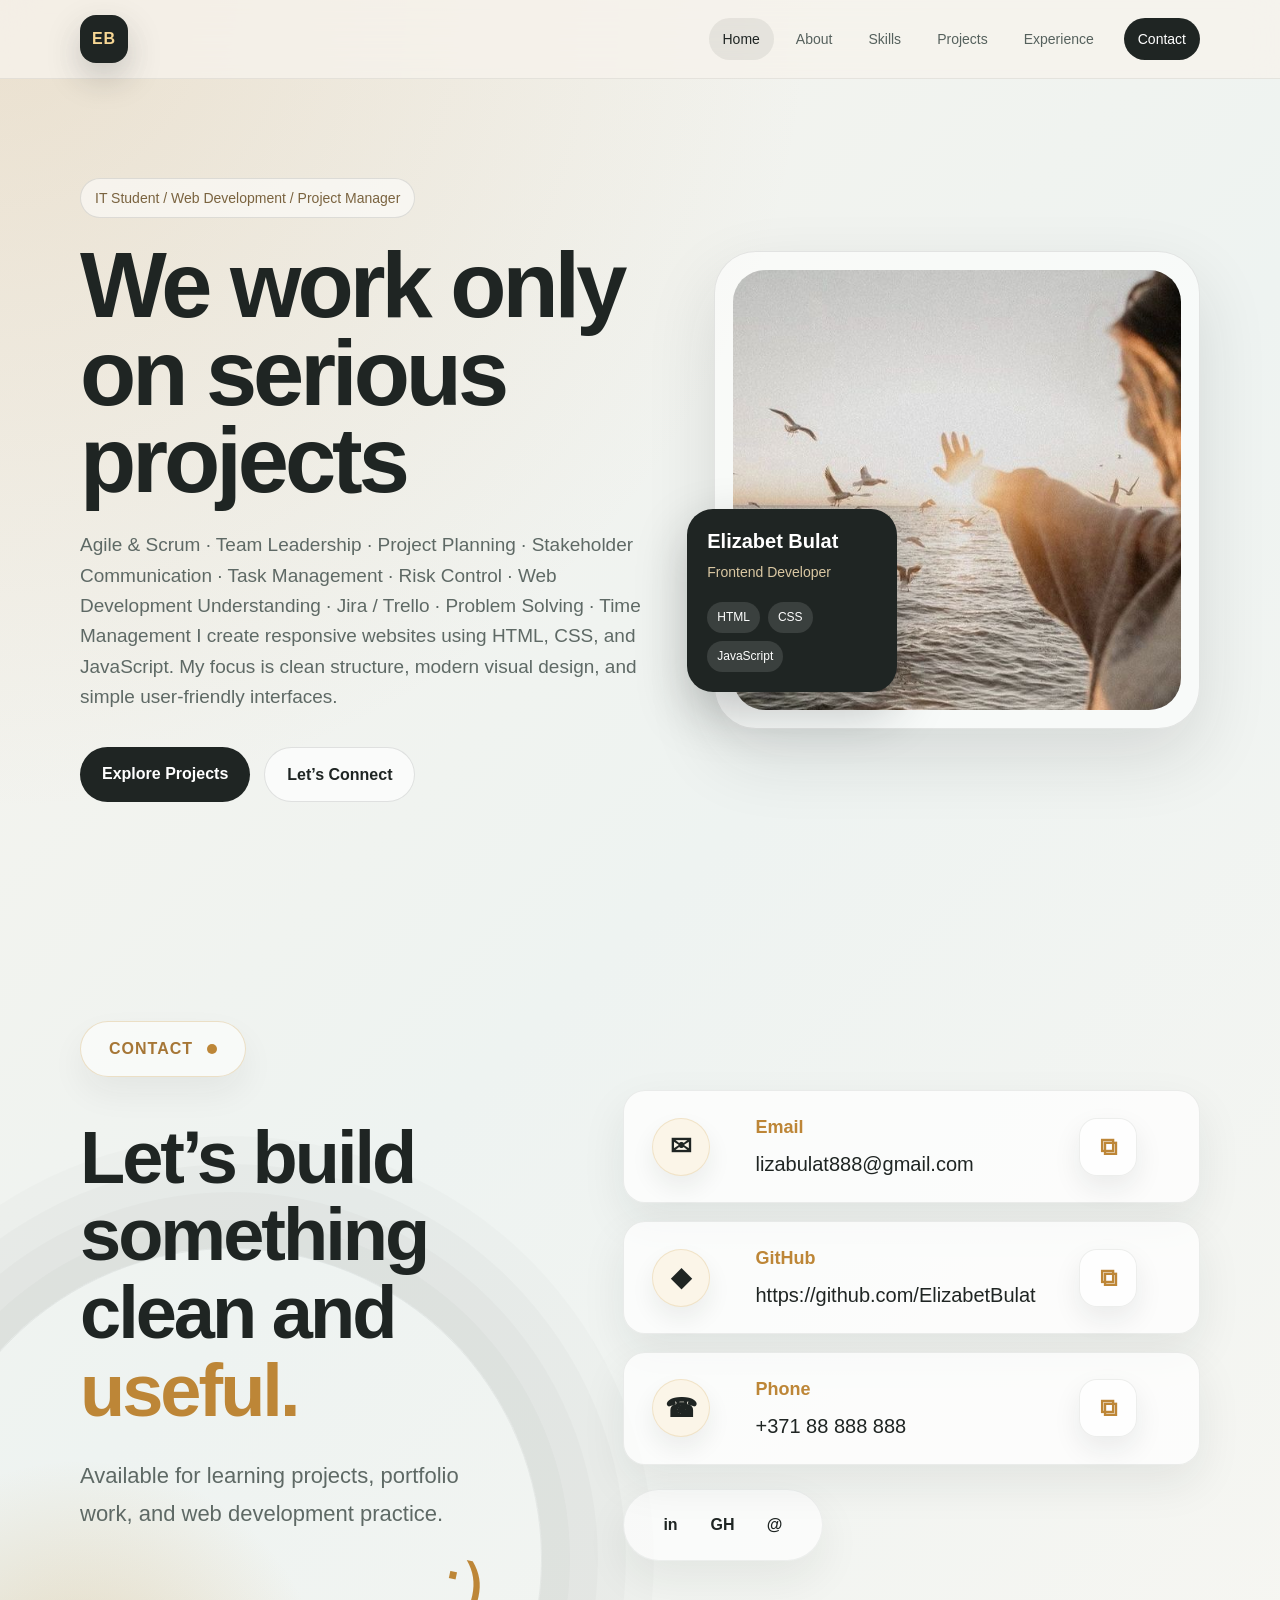
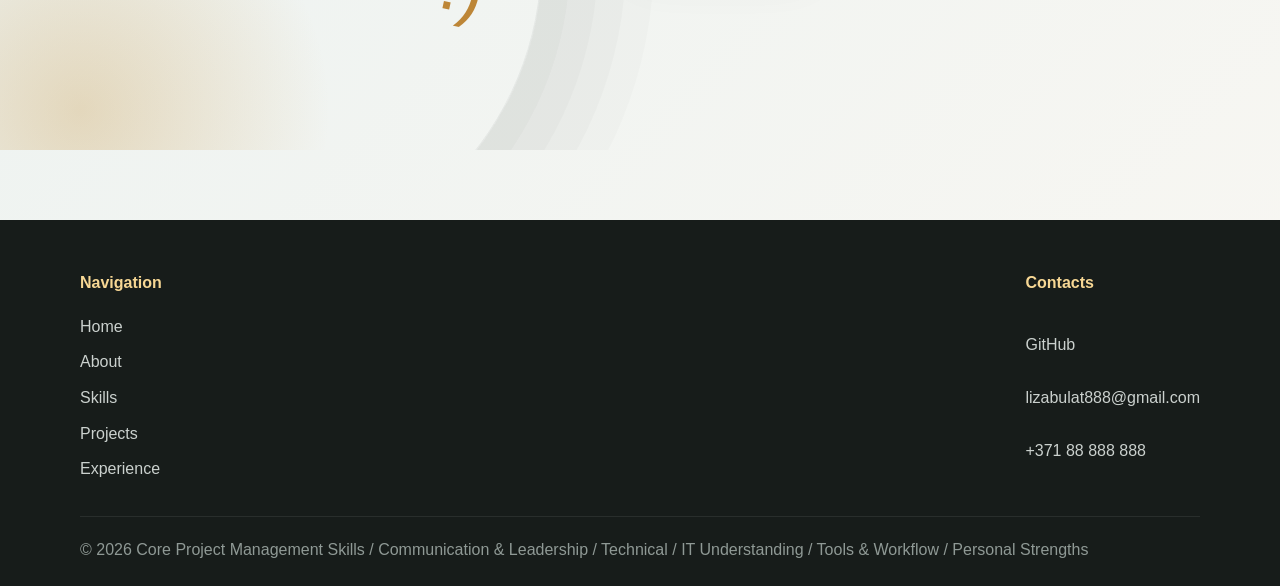
<file: index.html>
<!DOCTYPE html>
<html lang="en">
<head>
    <meta charset="UTF-8">
    <meta name="viewport" content="width=device-width, initial-scale=1.0">
    <title>Elizabet Bulat | Portfolio</title>
    <link rel="stylesheet" href="style.css">
</head>
<body>

<script src="nav.js"></script>

<header class="site-header">
    <div class="container header-inner">
        <a href="index.html" class="logo">
            <span class="logo-mark">EB</span>
        </a>

        <nav class="main-nav">
            <a href="index.html" class="nav-link">Home</a>
            <a href="about.html" class="nav-link">About</a>
            <a href="skill.html" class="nav-link">Skills</a>
            <a href="project.html" class="nav-link">Projects</a>
            <a href="experience.html" class="nav-link">Experience</a>
            <a href="index.html#contact" class="nav-link nav-contact">Contact</a>
        </nav>
    </div>
</header>

<section class="hero">
    <div class="container hero-grid">
        <div class="hero-left">
            <span class="hero-kicker">IT Student / Web Development / Project Manager</span>
            <h1>We work only on serious projects</h1>
            <p class="hero-text">
                Agile & Scrum · Team Leadership · Project Planning · Stakeholder Communication · Task Management · Risk Control · Web Development Understanding · Jira / Trello · Problem Solving · Time Management
                I create responsive websites using HTML, CSS, and JavaScript.
                My focus is clean structure, modern visual design, and simple user-friendly interfaces.
            </p>

            <div class="hero-buttons">
                <a href="project.html" class="btn">Explore Projects</a>
                <a href="#contact" class="btn btn-outline">Let’s Connect</a>
            </div>
        </div>

        <div class="hero-right">
            <div class="hero-card">
                <div class="hero-photo">
                    <img src="bulat.jpg" alt="Elizabet Bulat">
                </div>

                <div class="student-badge">
                    <h3>Elizabet Bulat</h3>
                    <p>Frontend Developer</p>

                    <div class="mini-stack">
                        <span>HTML</span>
                        <span>CSS</span>
                        <span>JavaScript</span>
                     
                    </div>
                </div>
            </div>
        </div>
    </div>
</section>

<section id="contact" class="contact section">
    <div class="container contact-layout">

        <div class="contact-left">
            <span class="contact-pill">Contact</span>

            <h2>
                Let’s build something
                <br>
                clean and <span>useful.</span>
            </h2>

            <p>
                Available for learning projects, portfolio work,
                and web development practice.
            </p>

            <div class="contact-arrow">:)</div>
        </div>

        <div class="contact-right">
            <div class="contact-card">
                <p>Email: lizabulat888@gmail.com</p>
                <p>GitHub: https://github.com/ElizabetBulat</p>
                <p>Phone: +371 88 888 888</p>
            </div>

            <div class="contact-socials">
                <a href="#">in</a>
                <a href="https://github.com/ElizabetBulat" target="_blank">GH</a>
                <a href="mailto:lizabulat888@gmail.com">@</a>
            </div>
        </div>

    </div>
</section>

<div id="footer-placeholder"></div>
<script src="footer.js"></script>
<script src="contact.js"></script>

</body>
</html>
</file>
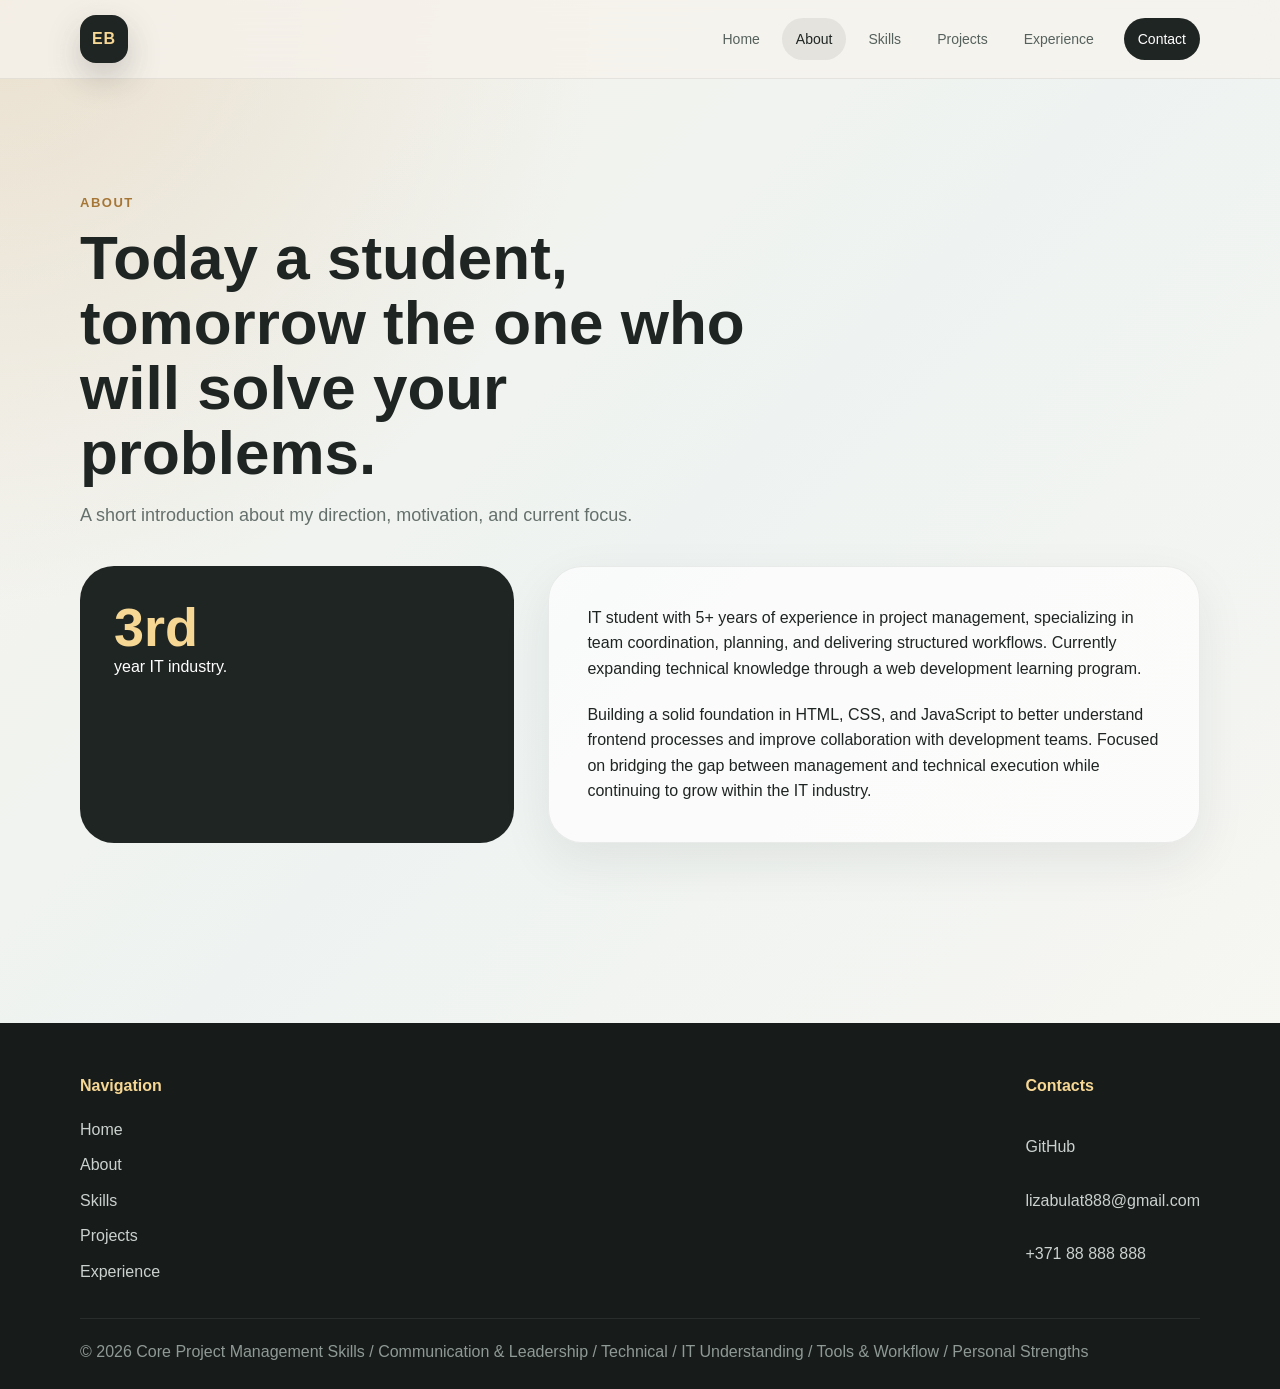
<file: about.html>
<!DOCTYPE html>
<html lang="en">
<head>
    <meta charset="UTF-8">
    <meta name="viewport" content="width=device-width, initial-scale=1.0">
    <title>Elizabet Bulat | About</title>
    <link rel="stylesheet" href="style.css">
</head>
<body>

<script src="nav.js"></script>

<header class="site-header">
    <div class="container header-inner">
        <a href="index.html" class="logo">
            <span class="logo-mark">EB</span>
        </a>

        <nav class="main-nav">
            <a href="index.html" class="nav-link">Home</a>
            <a href="about.html" class="nav-link">About</a>
            <a href="skill.html" class="nav-link">Skills</a>
            <a href="project.html" class="nav-link">Projects</a>
            <a href="experience.html" class="nav-link">Experience</a>
            <a href="index.html#contact" class="nav-link nav-contact">Contact</a>
        </nav>
    </div>
</header>

<section id="about" class="about section">
    <div class="container">
        <div class="section-title">
            <span>About</span>
            <h2>Today a student, tomorrow the one who will solve your problems.</h2>
            <p>A short introduction about my direction, motivation, and current focus.</p>
        </div>

        <div class="about-layout">
            <div class="about-note">
                <strong>3rd</strong>
                <p>year IT industry.</p>
            </div>

            <div class="about-card">
                <p>
                    IT student with 5+ years of experience in project management, specializing in team coordination, planning, and delivering structured workflows. Currently expanding technical knowledge through a web development learning program.
                </p>

                <p>
                    Building a solid foundation in HTML, CSS, and JavaScript to better understand frontend processes and improve collaboration with development teams. Focused on bridging the gap between management and technical execution while continuing to grow within the IT industry.
                </p>
            </div>
        </div>
    </div>
</section>

<div id="footer-placeholder"></div>
<script src="footer.js"></script>
<script src="contact.js"></script>

</body>
</html>
</file>
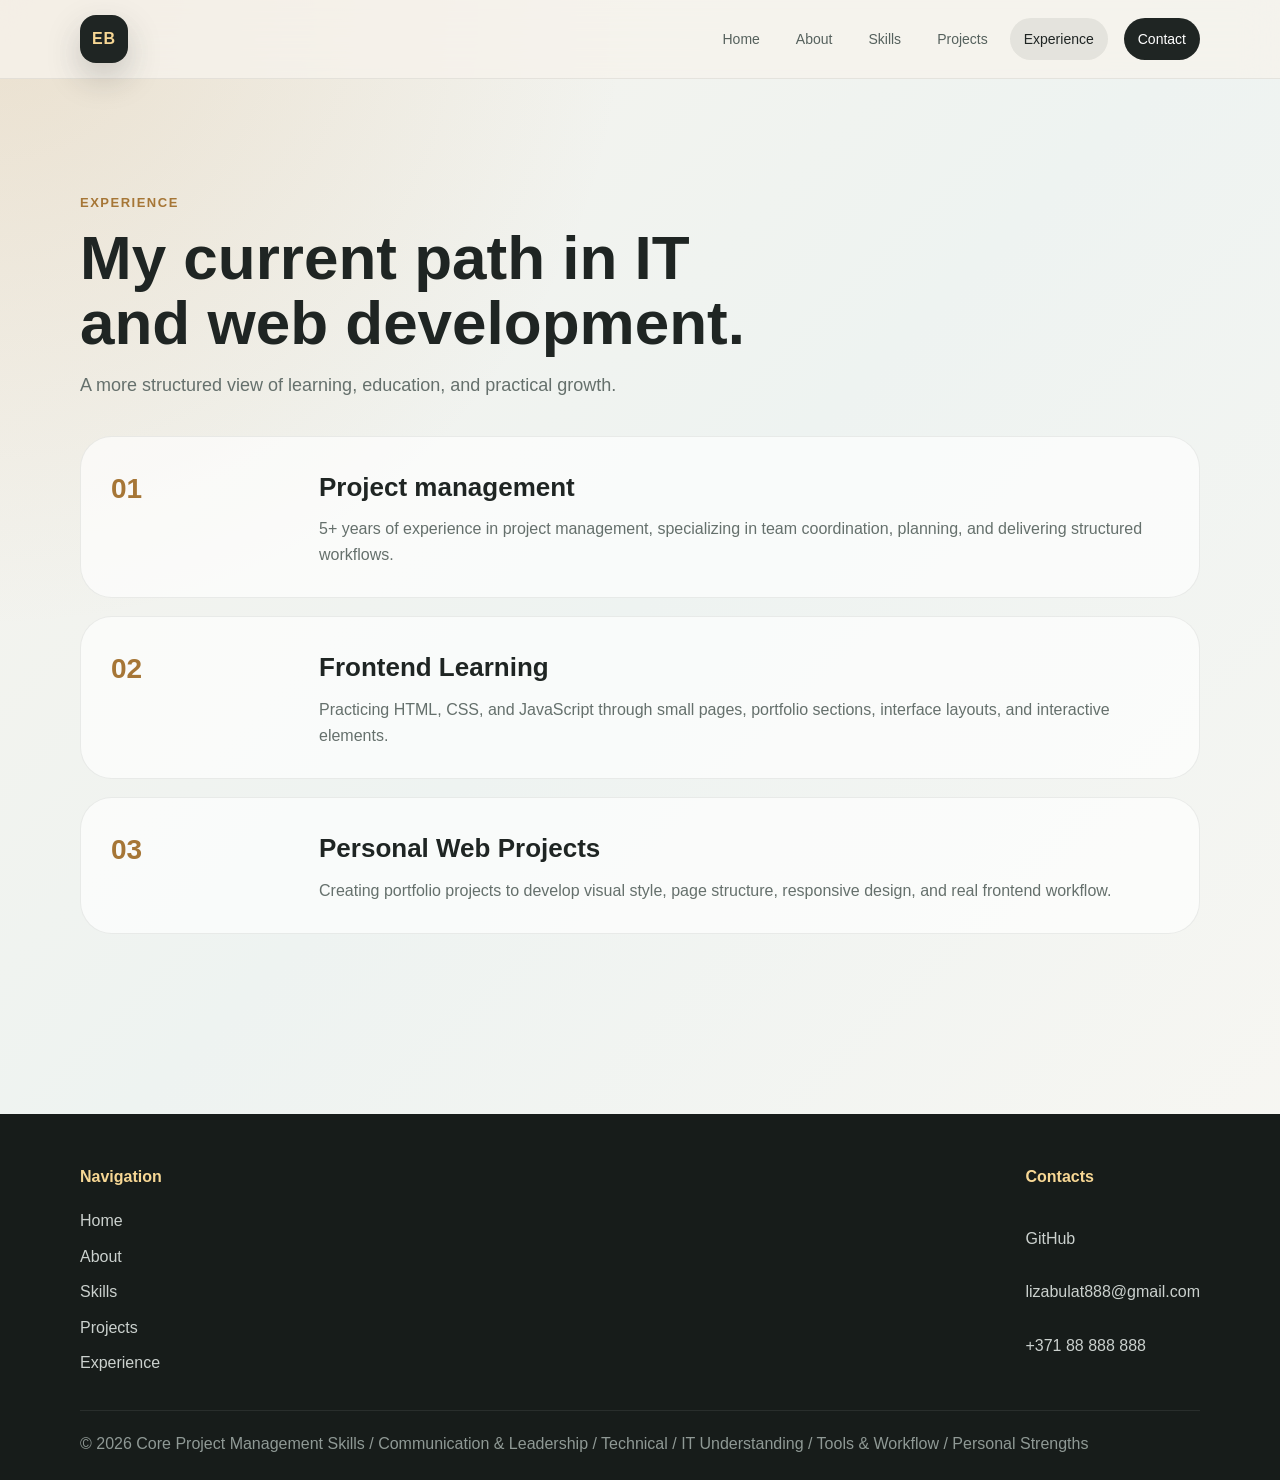
<file: experience.html>
<!DOCTYPE html>
<html lang="en">
<head>
    <meta charset="UTF-8">
    <meta name="viewport" content="width=device-width, initial-scale=1.0">
    <title>Elizabet Bulat | Experience</title>
    <link rel="stylesheet" href="style.css">
</head>
<body>

<script src="nav.js"></script>

<header class="site-header">
    <div class="container header-inner">
        <a href="index.html" class="logo">
            <span class="logo-mark">EB</span>
        </a>

        <nav class="main-nav">
            <a href="index.html" class="nav-link">Home</a>
            <a href="about.html" class="nav-link">About</a>
            <a href="skill.html" class="nav-link">Skills</a>
            <a href="project.html" class="nav-link">Projects</a>
            <a href="experience.html" class="nav-link">Experience</a>
            <a href="index.html#contact" class="nav-link nav-contact">Contact</a>
        </nav>
    </div>
</header>

<section id="experience" class="experience section">
    <div class="container">
        <div class="section-title">
            <span>Experience</span>
            <h2>My current path in IT and web development.</h2>
            <p>A more structured view of learning, education, and practical growth.</p>
        </div>

        <div class="experience-board">
            <div class="experience-item">
                <div class="exp-year">01</div>
                <div>
                    <h3>Project management</h3>
                    <p>
                        5+ years of experience in project management, specializing in team coordination, planning, and delivering structured workflows.
                    </p>
                </div>
            </div>

            <div class="experience-item">
                <div class="exp-year">02</div>
                <div>
                    <h3>Frontend Learning</h3>
                    <p>
                        Practicing HTML, CSS, and JavaScript through small pages, portfolio sections, interface layouts, and interactive elements.
                    </p>
                </div>
            </div>

            <div class="experience-item">
                <div class="exp-year">03</div>
                <div>
                    <h3>Personal Web Projects</h3>
                    <p>
                        Creating portfolio projects to develop visual style, page structure, responsive design, and real frontend workflow.
                    </p>
                </div>
            </div>
        </div>
    </div>
</section>


<div id="footer-placeholder"></div>
<script src="footer.js"></script>
<script src="contact.js"></script>

</body>
</html>
</file>
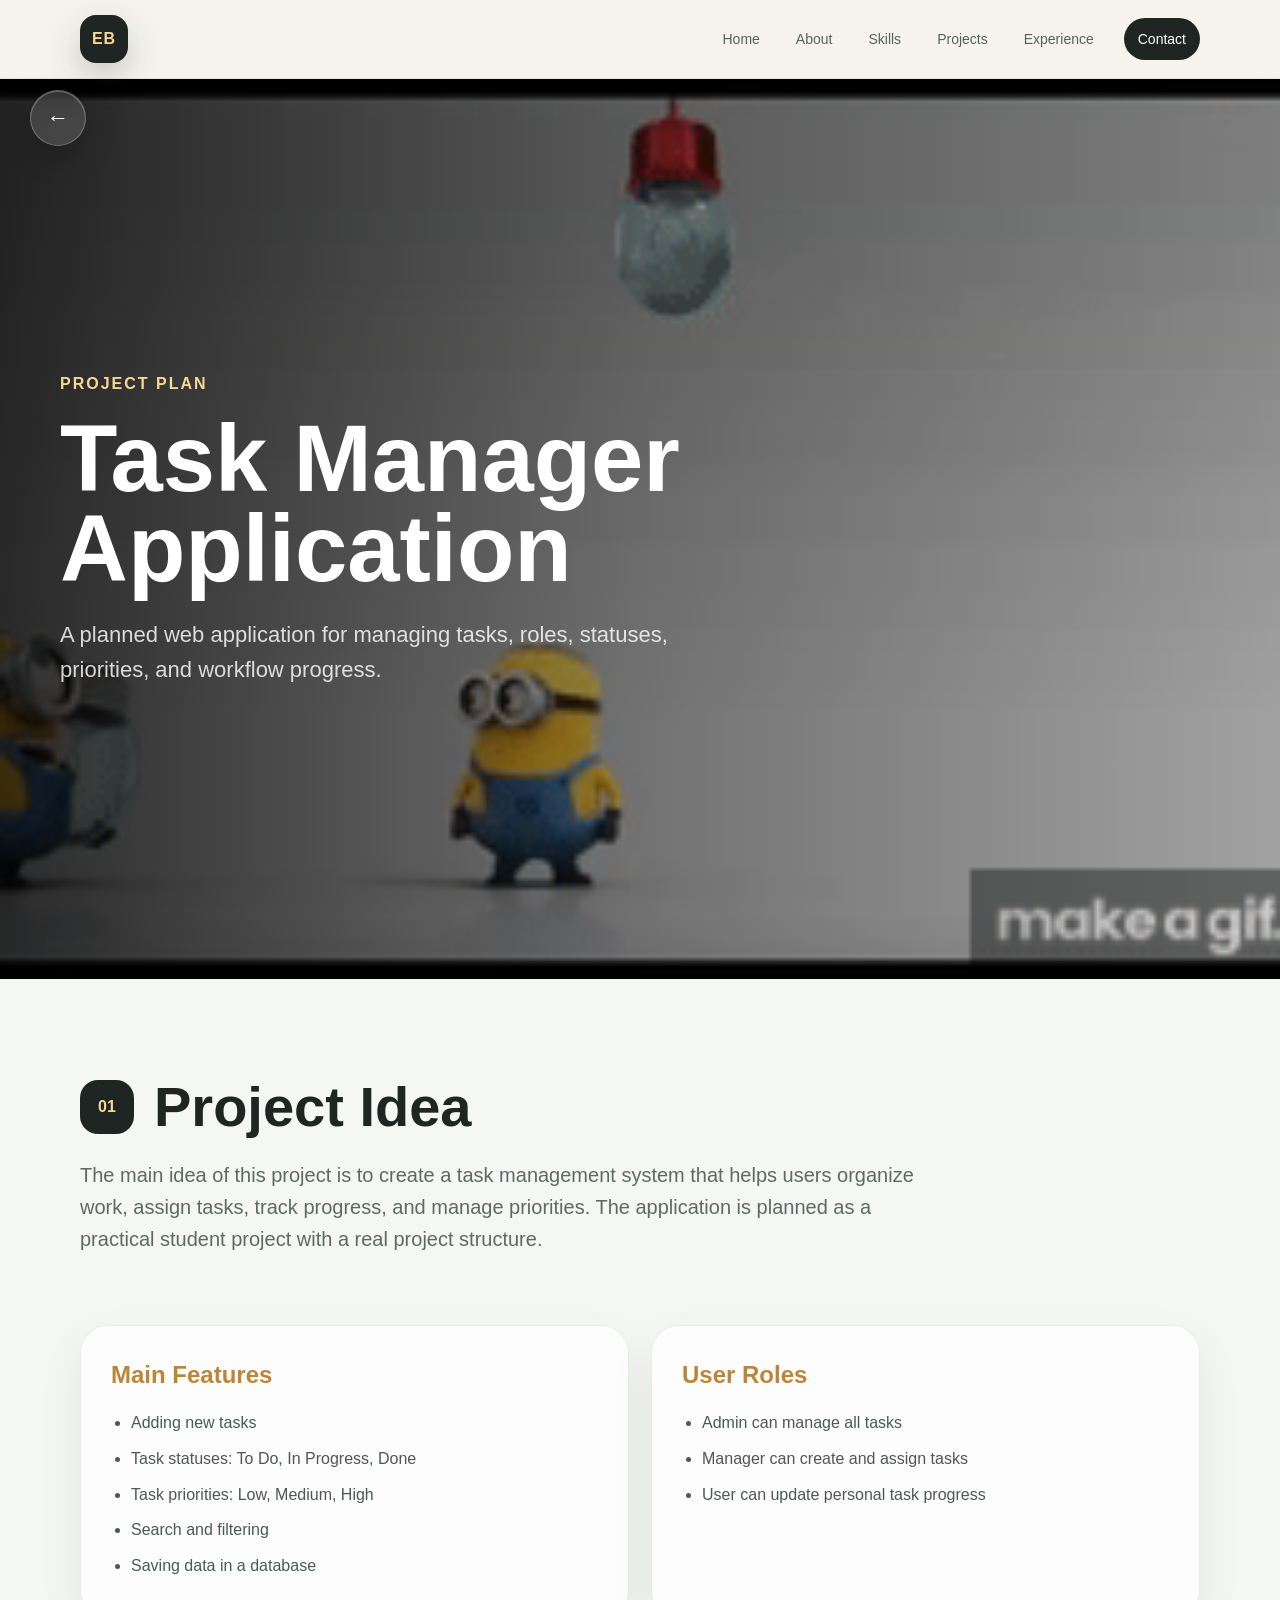
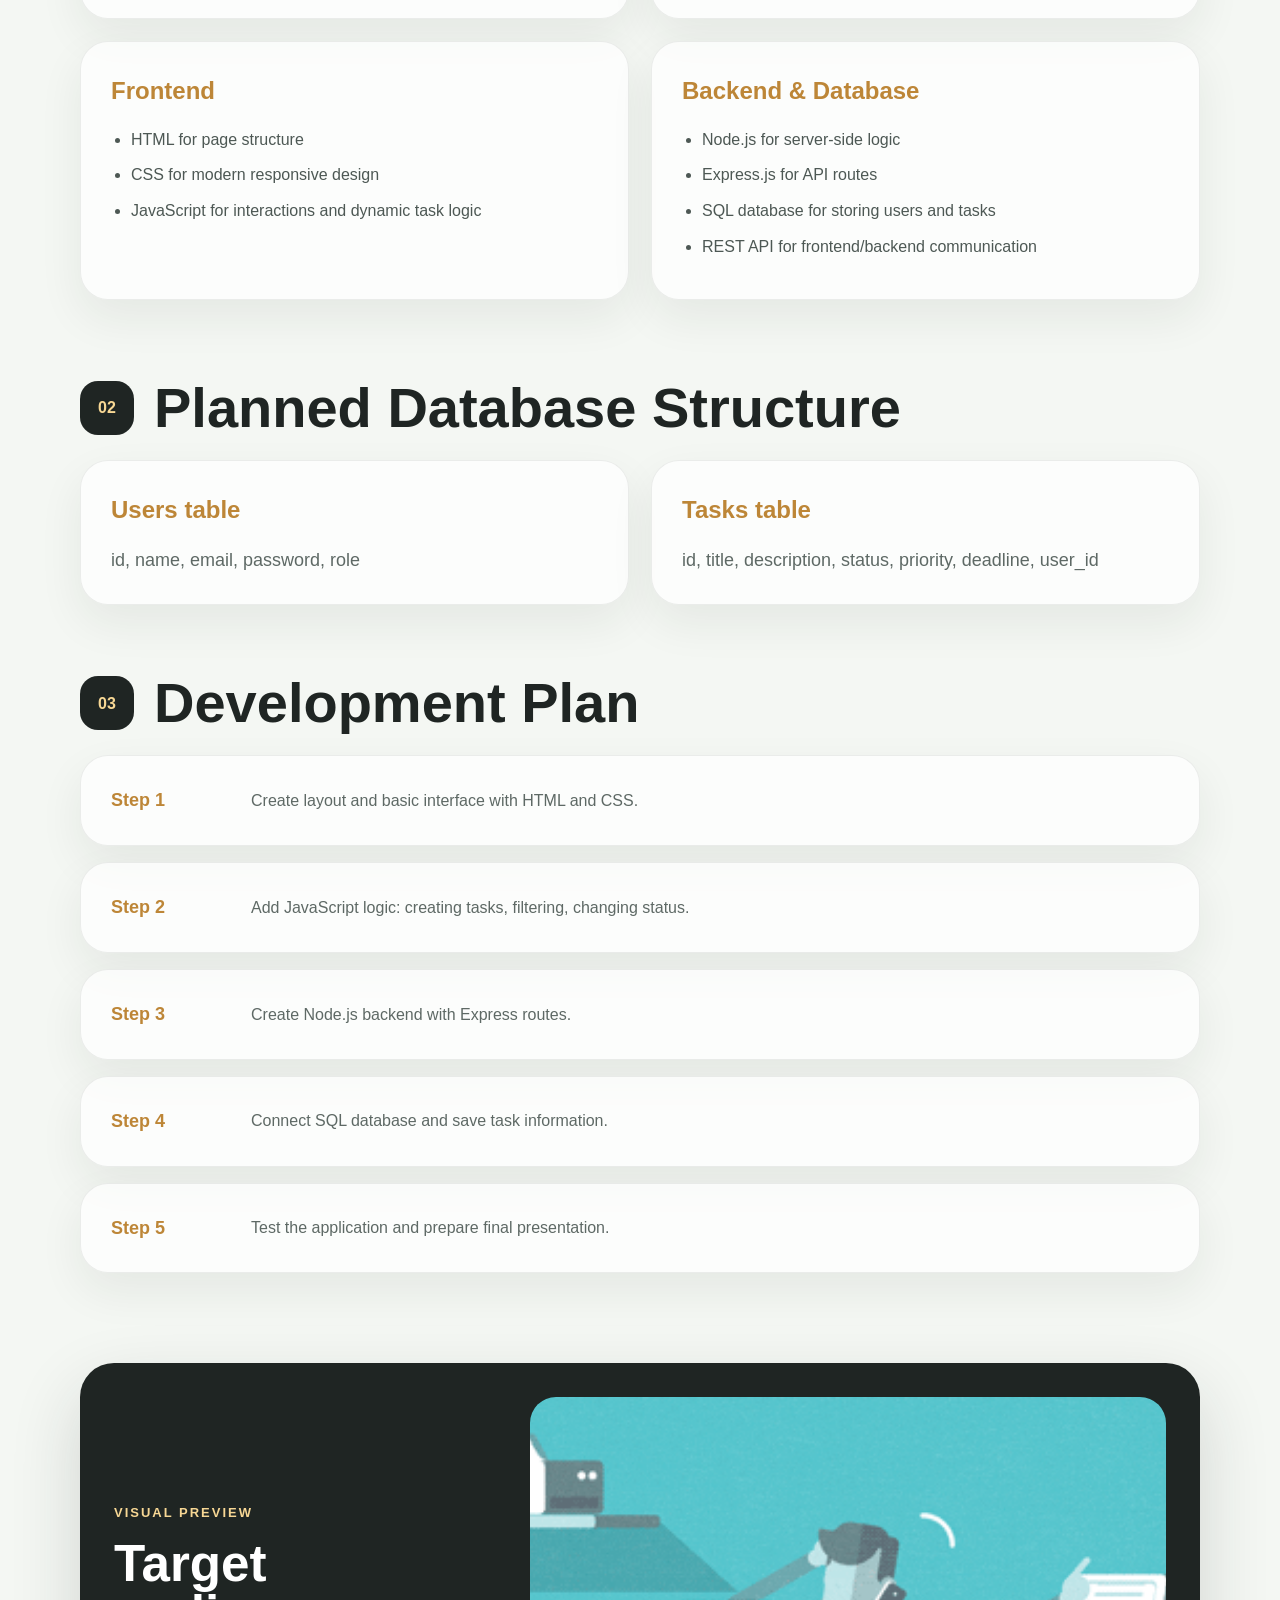
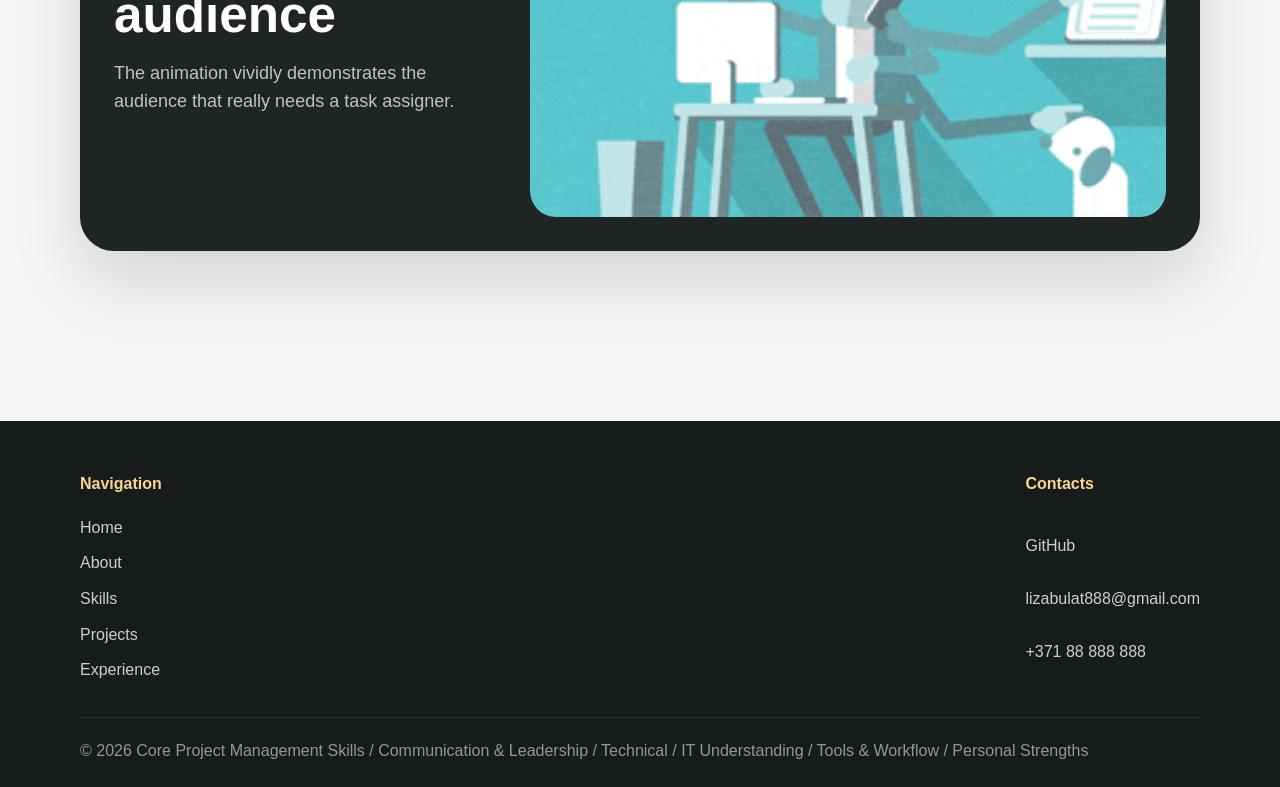
<file: process.html>
<!DOCTYPE html>
<html lang="en">
<head>
    <meta charset="UTF-8">
    <meta name="viewport" content="width=device-width, initial-scale=1.0">
    <title>Task Manager | Project Process</title>
    <link rel="stylesheet" href="style.css">
</head>
<body class="process-page">

    <script src="nav.js"></script>

<header class="site-header">
    <div class="container header-inner">
        <a href="index.html" class="logo">
            <span class="logo-mark">EB</span>
        </a>

        <nav class="main-nav">
            <a href="index.html" class="nav-link">Home</a>
            <a href="about.html" class="nav-link">About</a>
            <a href="skill.html" class="nav-link">Skills</a>
            <a href="project.html" class="nav-link">Projects</a>
            <a href="experience.html" class="nav-link">Experience</a>
            <a href="index.html#contact" class="nav-link nav-contact">Contact</a>
        </nav>
    </div>
</header>
    
<section class="process-hero">
    <img src="process.gif" alt="Task Manager process preview">

    <div class="process-overlay">
        <a href="project.html" class="back-btn"></a>

        <div class="process-hero-text">
            <span>Project Plan</span>
            <h1>Task Manager Application</h1>
            <p>
                A planned web application for managing tasks, roles, statuses,
                priorities, and workflow progress.
            </p>
        </div>
    </div>
</section>

<main class="process-content">
    <section class="process-section">
        <div class="process-title">
            <span>01</span>
            <h2>Project Idea</h2>
        </div>

        <p>
            The main idea of this project is to create a task management system
            that helps users organize work, assign tasks, track progress, and manage
            priorities. The application is planned as a practical student project
            with a real project structure.
        </p>
    </section>

    <section class="process-grid">
        <div class="process-card">
            <h3>Main Features</h3>
            <ul>
                <li>Adding new tasks</li>
                <li>Task statuses: To Do, In Progress, Done</li>
                <li>Task priorities: Low, Medium, High</li>
                <li>Search and filtering</li>
                <li>Saving data in a database</li>
            </ul>
        </div>

        <div class="process-card">
            <h3>User Roles</h3>
            <ul>
                <li>Admin can manage all tasks</li>
                <li>Manager can create and assign tasks</li>
                <li>User can update personal task progress</li>
            </ul>
        </div>

        <div class="process-card">
            <h3>Frontend</h3>
            <ul>
                <li>HTML for page structure</li>
                <li>CSS for modern responsive design</li>
                <li>JavaScript for interactions and dynamic task logic</li>
            </ul>
        </div>

        <div class="process-card">
            <h3>Backend & Database</h3>
            <ul>
                <li>Node.js for server-side logic</li>
                <li>Express.js for API routes</li>
                <li>SQL database for storing users and tasks</li>
                <li>REST API for frontend/backend communication</li>
            </ul>
        </div>
    </section>

    <section class="process-section">
        <div class="process-title">
            <span>02</span>
            <h2>Planned Database Structure</h2>
        </div>

        <div class="db-layout">
            <div>
                <h3>Users table</h3>
                <p>id, name, email, password, role</p>
            </div>

            <div>
                <h3>Tasks table</h3>
                <p>id, title, description, status, priority, deadline, user_id</p>
            </div>
        </div>
    </section>

    <section class="process-section">
        <div class="process-title">
            <span>03</span>
            <h2>Development Plan</h2>
        </div>

        <div class="steps">
            <div class="step">
                <strong>Step 1</strong>
                <p>Create layout and basic interface with HTML and CSS.</p>
            </div>

            <div class="step">
                <strong>Step 2</strong>
                <p>Add JavaScript logic: creating tasks, filtering, changing status.</p>
            </div>

            <div class="step">
                <strong>Step 3</strong>
                <p>Create Node.js backend with Express routes.</p>
            </div>

            <div class="step">
                <strong>Step 4</strong>
                <p>Connect SQL database and save task information.</p>
            </div>

            <div class="step">
                <strong>Step 5</strong>
                <p>Test the application and prepare final presentation.</p>
            </div>
        </div>
    </section>

    <section class="demo-preview">
    <div class="demo-text">
        <span>Visual Preview</span>
        <h2>Target audience</h2>
        <p>
            The animation vividly demonstrates the audience that really needs a task assigner.
        </p>
    </div>

    <div class="demo-gif">
        <img src="process1.gif" alt="Task Manager preview">
    </div>
</section>
</main>

<div id="footer-placeholder"></div>
<script src="footer.js"></script>
<script src="contact.js"></script>
<script src="process.js"></script>

    
</body>
</html>
</file>
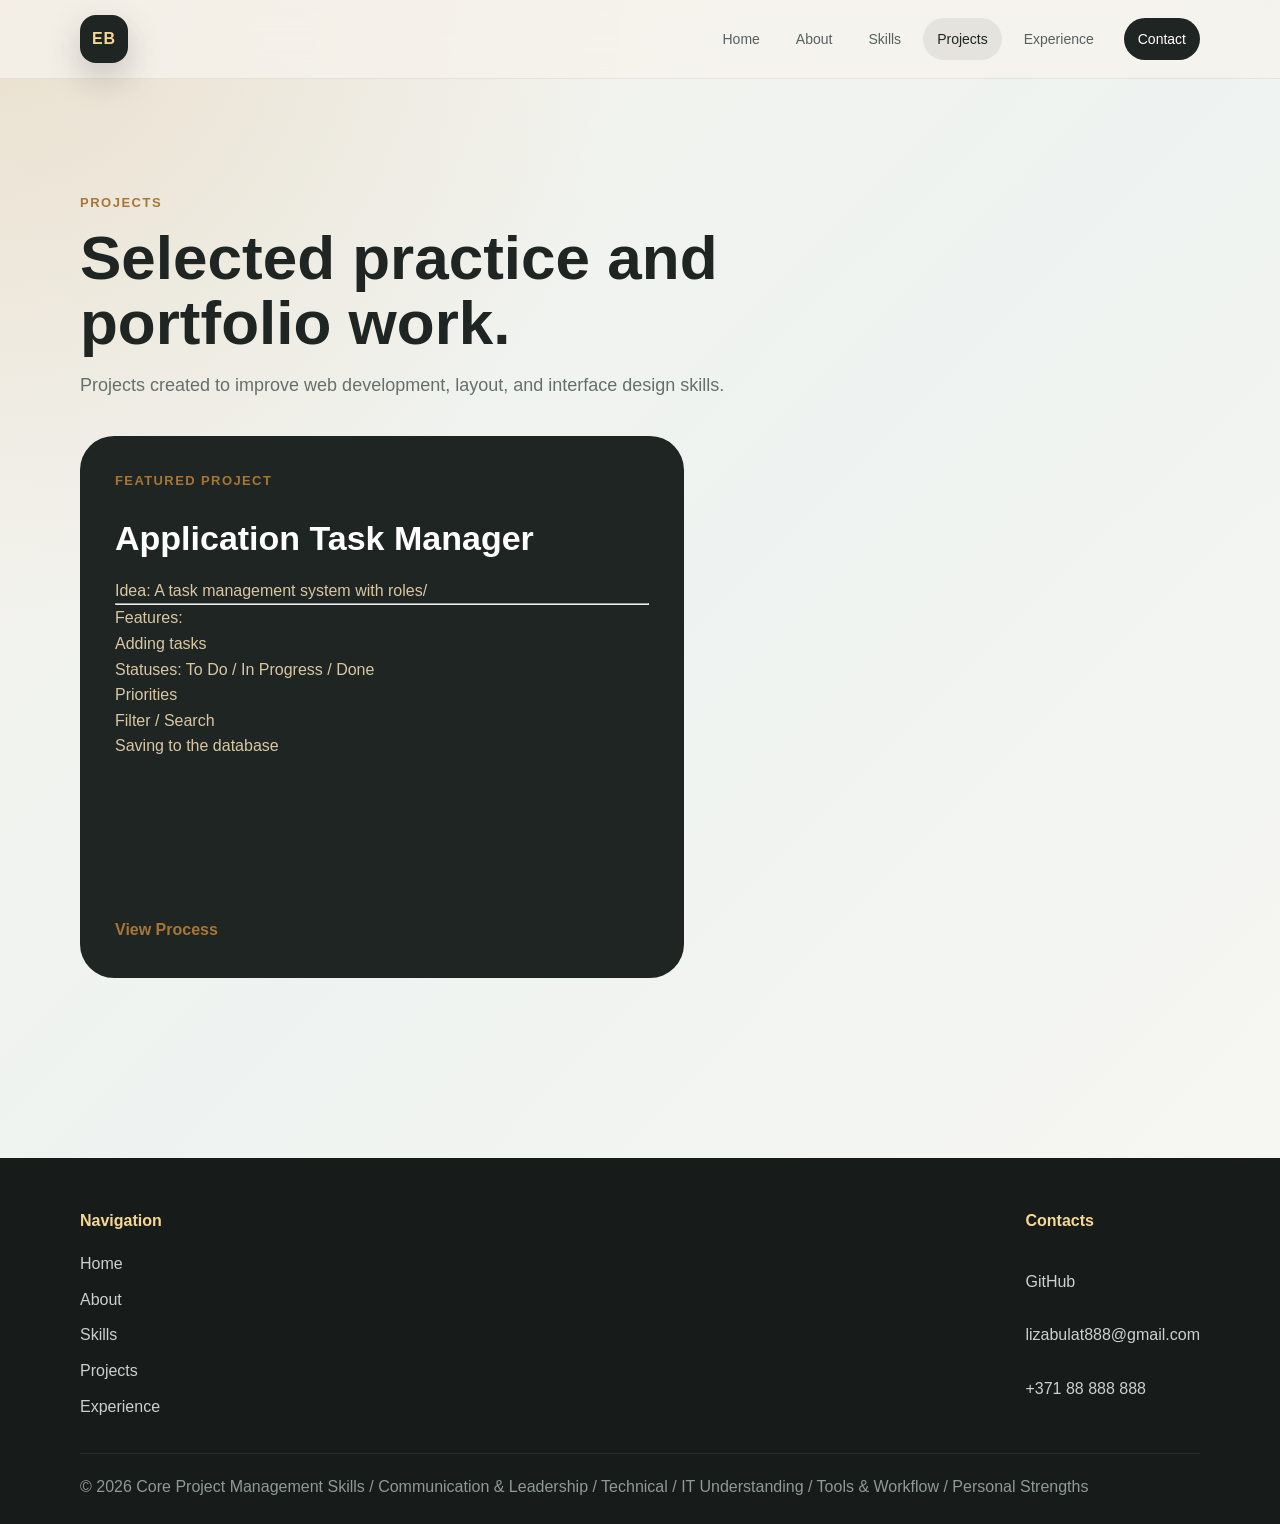
<file: project.html>
<!DOCTYPE html>
<html lang="en">
<head>
    <meta charset="UTF-8">
    <meta name="viewport" content="width=device-width, initial-scale=1.0">
    <title>Elizabet Bulat | Project</title>
    <link rel="stylesheet" href="style.css">
</head>
<body>

<script src="nav.js"></script>

<header class="site-header">
    <div class="container header-inner">
        <a href="index.html" class="logo">
            <span class="logo-mark">EB</span>
        </a>

        <nav class="main-nav">
            <a href="index.html" class="nav-link">Home</a>
            <a href="about.html" class="nav-link">About</a>
            <a href="skill.html" class="nav-link">Skills</a>
            <a href="project.html" class="nav-link">Projects</a>
            <a href="experience.html" class="nav-link">Experience</a>
            <a href="index.html#contact" class="nav-link nav-contact">Contact</a>
        </nav>
    </div>
</header>

<section id="projects" class="projects section">
    <div class="container">
        <div class="section-title">
            <span>Projects</span>
            <h2>Selected practice and portfolio work.</h2>
            <p>Projects created to improve web development, layout, and interface design skills.</p>
        </div>

        <div class="projects-grid">
            <article class="project-card featured">
                <div>
                    <div class="project-top">Featured Project</div>
                    <h3>Application Task Manager</h3>
                    
                        <p>Idea: A task management system with roles/<p>
                            <hr>

                            <p>Features:</p>

                            <p>Adding tasks</p>
                            <p>Statuses: To Do / In Progress / Done</p>
                            <p>Priorities</p>
                            <p>Filter / Search</p>
                            <p>Saving to the database</p>
                
                </div>
                <a href="process.html" class="project-link">View Process</a>
            </article>

            <div class="projects-side">
               
            </div>
        </div>
    </div>
</section>


<div id="footer-placeholder"></div>
<script src="footer.js"></script>
<script src="contact.js"></script>

</body>
</html>
</file>
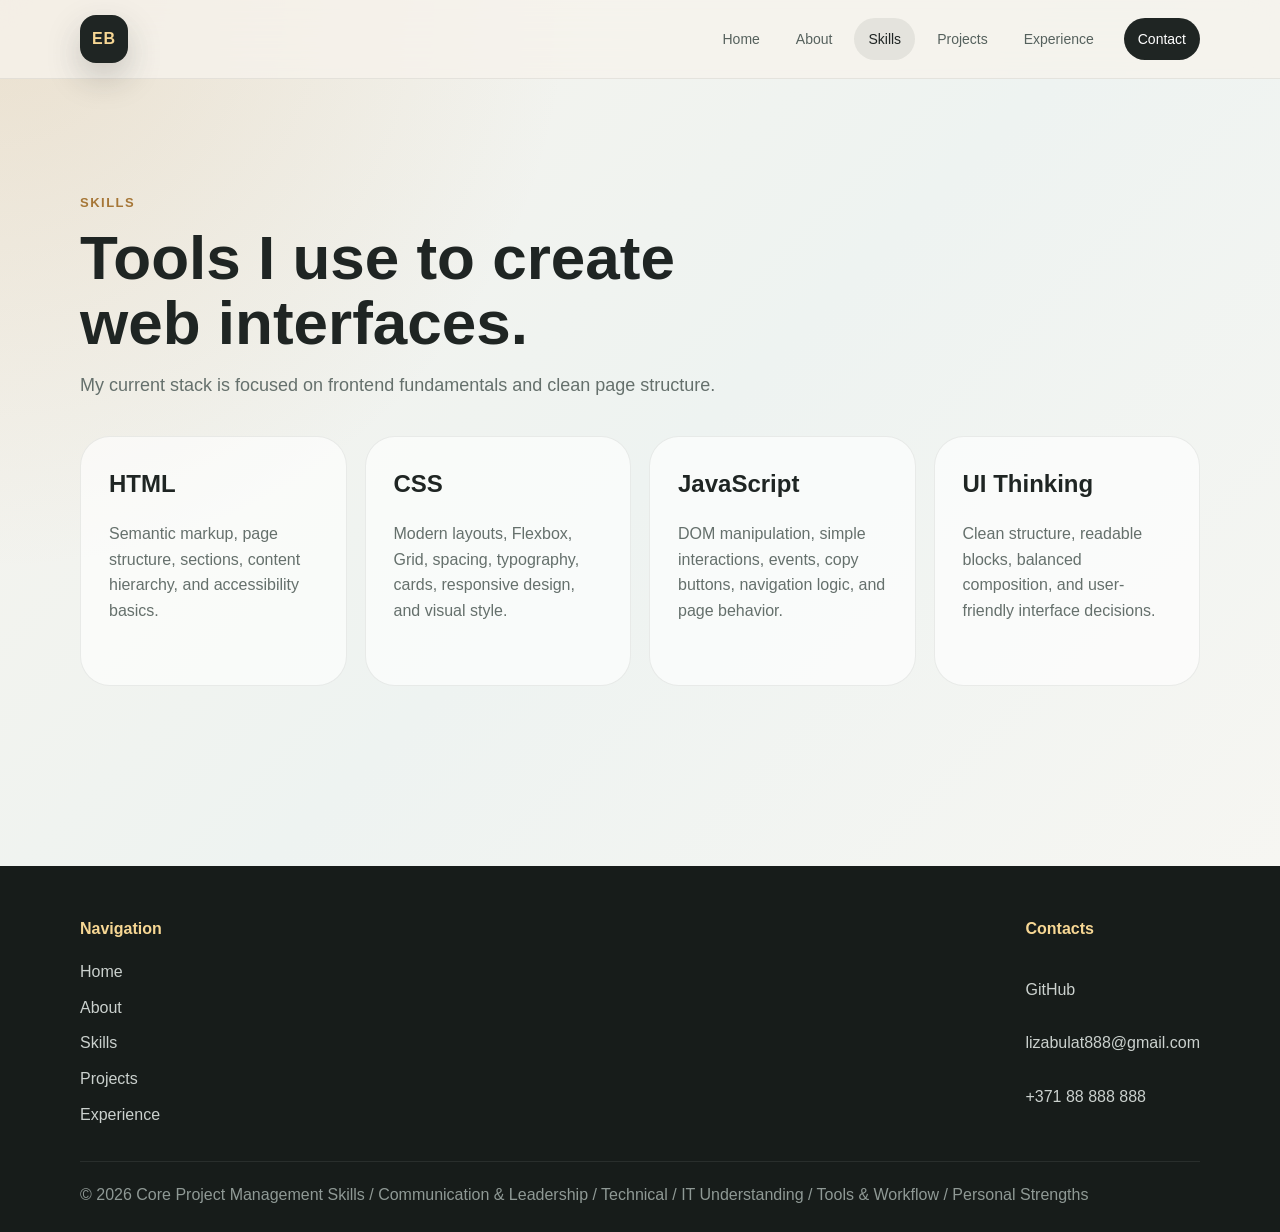
<file: skill.html>
<!DOCTYPE html>
<html lang="en">
<head>
    <meta charset="UTF-8">
    <meta name="viewport" content="width=device-width, initial-scale=1.0">
    <title>Elizabet Bulat | Skill</title>
    <link rel="stylesheet" href="style.css">
</head>
<body>

<script src="nav.js"></script>

<header class="site-header">
    <div class="container header-inner">
        <a href="index.html" class="logo">
            <span class="logo-mark">EB</span>
        </a>

        <nav class="main-nav">
            <a href="index.html" class="nav-link">Home</a>
            <a href="about.html" class="nav-link">About</a>
            <a href="skill.html" class="nav-link">Skills</a>
            <a href="project.html" class="nav-link">Projects</a>
            <a href="experience.html" class="nav-link">Experience</a>
            <a href="index.html#contact" class="nav-link nav-contact">Contact</a>
        </nav>
    </div>
</header>

<section id="skills" class="skills section">
    <div class="container">
        <div class="section-title">
            <span>Skills</span>
            <h2>Tools I use to create web interfaces.</h2>
            <p>My current stack is focused on frontend fundamentals and clean page structure.</p>
        </div>

        <div class="skills-grid">
            <div class="skill-card">
                <h3>HTML</h3>
                <p>Semantic markup, page structure, sections, content hierarchy, and accessibility basics.</p>
            </div>

            <div class="skill-card">
                <h3>CSS</h3>
                <p>Modern layouts, Flexbox, Grid, spacing, typography, cards, responsive design, and visual style.</p>
            </div>

            <div class="skill-card">
                <h3>JavaScript</h3>
                <p>DOM manipulation, simple interactions, events, copy buttons, navigation logic, and page behavior.</p>
            </div>

            <div class="skill-card">
                <h3>UI Thinking</h3>
                <p>Clean structure, readable blocks, balanced composition, and user-friendly interface decisions.</p>
            </div>
        </div>
    </div>
</section>

<div id="footer-placeholder"></div>
<script src="footer.js"></script>
<script src="contact.js"></script>

</body>
</html>
</file>
<file: style.css>
* {
    margin: 0;
    padding: 0;
    box-sizing: border-box;
}

html {
    scroll-behavior: smooth;
}

body {
    font-family: Inter, Arial, sans-serif;
    background:
        radial-gradient(circle at top left, rgba(196, 167, 118, 0.25), transparent 32%),
        linear-gradient(135deg, #f7f3ec 0%, #eef3f1 45%, #f9f7f2 100%);
    color: #1f2523;
    line-height: 1.6;
}

a {
    color: inherit;
    text-decoration: none;
}

.container {
    width: min(1120px, calc(100% - 40px));
    margin: 0 auto;
}

/* HEADER */

.site-header {
    position: sticky;
    top: 0;
    z-index: 1000;
    background: rgba(247, 243, 236, 0.78);
    backdrop-filter: blur(18px);
    border-bottom: 1px solid rgba(31, 37, 35, 0.08);
}

.header-inner {
    height: 78px;
    display: flex;
    justify-content: space-between;
    align-items: center;
}

.logo-mark {
    width: 48px;
    height: 48px;
    border-radius: 16px;
    display: grid;
    place-items: center;
    background: #1f2523;
    color: #f7d794;
    font-weight: 800;
    letter-spacing: 1px;
    box-shadow: 0 14px 34px rgba(31, 37, 35, 0.22);
}

.main-nav {
    display: flex;
    align-items: center;
    gap: 8px;
}

.nav-link {
    padding: 10px 14px;
    border-radius: 999px;
    color: #55615d;
    font-size: 14px;
    transition: 0.25s;
}

.nav-link:hover,
.nav-link.active {
    background: rgba(31, 37, 35, 0.08);
    color: #1f2523;
}

.nav-contact {
    background: #1f2523;
    color: #fff;
    margin-left: 8px;
}

/* COMMON */

.section {
    padding: 110px 0;
}

.section-title {
    max-width: 720px;
    margin-bottom: 36px;
}

.section-title span {
    color: #a67636;
    font-weight: 700;
    text-transform: uppercase;
    letter-spacing: 1.5px;
    font-size: 13px;
}

.section-title h2 {
    font-size: clamp(36px, 5vw, 62px);
    line-height: 1.05;
    margin-top: 10px;
}

.section-title p {
    margin-top: 16px;
    color: #65706c;
    font-size: 18px;
}

/* HERO */

.hero {
    min-height: calc(100vh - 78px);
    display: flex;
    align-items: center;
    padding: 70px 0;
}

.hero-grid {
    display: grid;
    grid-template-columns: 1.08fr 0.92fr;
    gap: 64px;
    align-items: center;
}

.hero-kicker {
    display: inline-flex;
    padding: 8px 14px;
    border: 1px solid rgba(31, 37, 35, 0.12);
    border-radius: 999px;
    background: rgba(255,255,255,0.55);
    color: #7a633f;
    font-size: 14px;
    margin-bottom: 24px;
}

.hero h1 {
    font-size: clamp(48px, 8vw, 92px);
    line-height: 0.95;
    letter-spacing: -4px;
}

.hero-text {
    max-width: 620px;
    margin: 26px 0 34px;
    font-size: 19px;
    color: #5e6965;
}

.hero-buttons {
    display: flex;
    gap: 14px;
    flex-wrap: wrap;
}

.btn {
    padding: 14px 22px;
    border-radius: 999px;
    background: #1f2523;
    color: #fff;
    font-weight: 700;
    transition: 0.25s;
}

.btn:hover {
    transform: translateY(-3px);
    box-shadow: 0 14px 30px rgba(31, 37, 35, 0.18);
}

.btn-outline {
    background: rgba(255,255,255,0.65);
    color: #1f2523;
    border: 1px solid rgba(31, 37, 35, 0.12);
}

.hero-card {
    position: relative;
    padding: 18px;
    border-radius: 42px;
    background: rgba(255,255,255,0.55);
    border: 1px solid rgba(31, 37, 35, 0.1);
    box-shadow: 0 28px 70px rgba(31, 37, 35, 0.12);
}

.hero-photo {
    height: 440px;
    border-radius: 32px;
    overflow: hidden;
    background: #ddd;
}

.hero-photo img {
    width: 100%;
    height: 100%;
    object-fit: cover;
}

.student-badge {
    position: absolute;
    left: -28px;
    bottom: 36px;
    width: 210px;
    padding: 20px;
    border-radius: 26px;
    background: #1f2523;
    color: #fff;
    box-shadow: 0 20px 50px rgba(31, 37, 35, 0.25);
}

.student-badge h3 {
    font-size: 20px;
    line-height: 1.2;
}

.student-badge p {
    margin-top: 8px;
    color: #d9c7a2;
    font-size: 14px;
}

.mini-stack {
    display: flex;
    gap: 8px;
    flex-wrap: wrap;
    margin-top: 18px;
}

.mini-stack span {
    padding: 6px 10px;
    border-radius: 999px;
    background: rgba(255,255,255,0.12);
    font-size: 12px;
}

/* ABOUT */

.about-layout {
    display: grid;
    grid-template-columns: 0.8fr 1.2fr;
    gap: 34px;
}

.about-note {
    padding: 34px;
    border-radius: 34px;
    background: #1f2523;
    color: #fff;
}

.about-note strong {
    display: block;
    font-size: 54px;
    line-height: 1;
    color: #f7d794;
}

.about-card {
    padding: 38px;
    border-radius: 34px;
    background: rgba(255,255,255,0.66);
    border: 1px solid rgba(31, 37, 35, 0.08);
    box-shadow: 0 18px 50px rgba(31, 37, 35, 0.08);
}

.about-card p + p {
    margin-top: 20px;
}

/* SKILLS */

.skills-grid {
    display: grid;
    grid-template-columns: repeat(4, 1fr);
    gap: 18px;
}

.skill-card {
    min-height: 250px;
    padding: 28px;
    border-radius: 30px;
    background: rgba(255,255,255,0.62);
    border: 1px solid rgba(31, 37, 35, 0.08);
    transition: 0.25s;
}

.skill-card:hover {
    transform: translateY(-8px);
    background: #1f2523;
    color: #fff;
}

.skill-card h3 {
    font-size: 24px;
    margin-bottom: 18px;
}

.skill-card p {
    color: #65706c;
}

.skill-card:hover p {
    color: #d9c7a2;
}

/* PROJECTS */

.projects-grid {
    display: grid;
    grid-template-columns: 1.1fr 0.9fr;
    gap: 22px;
}

.project-card {
    padding: 34px;
    border-radius: 34px;
    background: rgba(255,255,255,0.66);
    border: 1px solid rgba(31, 37, 35, 0.08);
    min-height: 260px;
    display: flex;
    flex-direction: column;
    justify-content: space-between;
}

.project-card.featured {
    background: #1f2523;
    color: #fff;
    min-height: 542px;
}

.project-top {
    color: #a67636;
    font-weight: 800;
    text-transform: uppercase;
    font-size: 13px;
    letter-spacing: 1.4px;
}

.project-card h3 {
    font-size: 34px;
    margin: 20px 0 12px;
}

.project-card p {
    color: #65706c;
}

.project-card.featured p {
    color: #d9c7a2;
}

.project-link {
    margin-top: 30px;
    font-weight: 800;
    color: #a67636;
}

/* EXPERIENCE */

.experience-board {
    display: grid;
    gap: 18px;
}

.experience-item {
    display: grid;
    grid-template-columns: 180px 1fr;
    gap: 28px;
    padding: 30px;
    border-radius: 32px;
    background: rgba(255,255,255,0.64);
    border: 1px solid rgba(31, 37, 35, 0.08);
}

.exp-year {
    font-weight: 900;
    font-size: 28px;
    color: #a67636;
}

.experience-item h3 {
    font-size: 26px;
    margin-bottom: 8px;
}

.experience-item p {
    color: #65706c;
}

/* CONTACT */

.contact {
    position: relative;
    overflow: hidden;
    padding: 120px 0;
}

.contact::before {
    content: "";
    position: absolute;
    left: -180px;
    bottom: -220px;
    width: 520px;
    height: 520px;
    border-radius: 50%;
    background: radial-gradient(circle, rgba(196, 142, 51, 0.28), transparent 68%);
}

.contact::after {
    content: "";
    position: absolute;
    left: -80px;
    bottom: -120px;
    width: 620px;
    height: 620px;
    border-radius: 50%;
    border: 1px solid rgba(31, 37, 35, 0.06);
    box-shadow:
        0 0 0 28px rgba(31, 37, 35, 0.025),
        0 0 0 56px rgba(31, 37, 35, 0.02),
        0 0 0 84px rgba(31, 37, 35, 0.018),
        0 0 0 112px rgba(31, 37, 35, 0.014);
}

.contact-layout {
    position: relative;
    z-index: 2;
    display: grid;
    grid-template-columns: 0.9fr 1.1fr;
    gap: 70px;
    align-items: center;
}

.contact-pill {
    display: inline-flex;
    align-items: center;
    gap: 14px;
    padding: 14px 28px;
    border-radius: 999px;
    border: 1px solid rgba(196, 142, 51, 0.25);
    background: rgba(255, 255, 255, 0.55);
    color: #a67636;
    font-weight: 800;
    text-transform: uppercase;
    letter-spacing: 1px;
    box-shadow: 0 16px 34px rgba(31, 37, 35, 0.06);
}

.contact-pill::after {
    content: "";
    width: 10px;
    height: 10px;
    border-radius: 50%;
    background: #bd8637;
}

.contact-left h2 {
    margin-top: 42px;
    font-size: clamp(42px, 6vw, 74px);
    line-height: 1.05;
    letter-spacing: -3px;
    color: #1f2523;
}

.contact-left h2 span {
    color: #bd8637;
}

.contact-left p {
    max-width: 420px;
    margin-top: 28px;
    color: #5e6965;
    font-size: 22px;
    line-height: 1.7;
}

.contact-arrow {
    margin-top: 26px;
    margin-left: 360px;
    font-size: 72px;
    line-height: 1;
    color: #bd8637;
    transform: rotate(12deg);
}

.contact-right {
    display: grid;
    gap: 24px;
}

.contact-card {
    display: grid;
    gap: 18px;
    background: transparent;
    box-shadow: none;
    padding: 0;
}

.contact-row {
    min-height: 112px;
    display: grid;
    grid-template-columns: 80px 1fr 92px;
    align-items: center;
    gap: 24px;
    padding: 22px 28px;
    border-radius: 22px;
    background: rgba(255, 255, 255, 0.72);
    border: 1px solid rgba(31, 37, 35, 0.08);
    box-shadow: 0 18px 45px rgba(31, 37, 35, 0.08);
    transition: 0.25s ease;
}

.contact-row:hover {
    transform: translateX(-8px);
    box-shadow: 0 24px 60px rgba(31, 37, 35, 0.12);
}

.contact-icon {
    width: 58px;
    height: 58px;
    border-radius: 50%;
    display: grid;
    place-items: center;
    background: #fbf5e8;
    border: 1px solid rgba(196, 142, 51, 0.18);
    color: #1f2523;
    font-size: 26px;
    font-weight: 900;
    box-shadow: 0 12px 24px rgba(31, 37, 35, 0.07);
}

.contact-content {
    display: grid;
    gap: 6px;
}

.contact-label {
    color: #bd8637;
    font-size: 18px;
    font-weight: 900;
}

.contact-value {
    font-size: 20px;
    color: #1f2523;
    word-break: break-word;
}

.contact-value a {
    color: #1f2523;
}

.contact-copy-btn {
    width: 58px;
    height: 58px;
    border: 0;
    border-radius: 18px;
    background: rgba(255, 255, 255, 0.75);
    color: #bd8637;
    font-size: 24px;
    font-weight: 900;
    cursor: pointer;
    border: 1px solid rgba(31, 37, 35, 0.08);
    box-shadow: 0 12px 28px rgba(31, 37, 35, 0.08);
    transition: 0.2s;
}

.contact-copy-btn:hover {
    transform: translateY(-3px);
    background: #1f2523;
    color: #f7d794;
}

.contact-copy-btn.copied {
    background: #9be7b8;
    color: #1f2523;
}

.contact-socials {
    width: max-content;
    display: flex;
    gap: 18px;
    padding: 18px 30px;
    border-radius: 999px;
    background: rgba(255, 255, 255, 0.62);
    border: 1px solid rgba(31, 37, 35, 0.06);
    box-shadow: 0 18px 45px rgba(31, 37, 35, 0.07);
}

.contact-socials a {
    width: 34px;
    height: 34px;
    display: grid;
    place-items: center;
    font-weight: 900;
    color: #1f2523;
    transition: 0.2s;
}

.contact-socials a:hover {
    color: #bd8637;
    transform: translateY(-3px);
}

@media (max-width: 900px) {
    .contact-layout {
        grid-template-columns: 1fr;
        gap: 40px;
    }

    .contact-left {
    position: relative;
}


    .contact-row {
        grid-template-columns: 70px 1fr 70px;
    }
}

@media (max-width: 560px) {
    .contact {
        padding: 80px 0;
    }

    .contact-left h2 {
        letter-spacing: -1.5px;
    }

    .contact-left p {
        font-size: 18px;
    }

    .contact-arrow {
        display: none;
    }

    .contact-row {
        grid-template-columns: 1fr;
        gap: 14px;
    }

    .contact-copy-btn {
        width: 100%;
    }

    .contact-socials {
        width: 100%;
        justify-content: center;
    }
}

/* FOOTER */

.footer {
    margin-top: 70px;
    padding: 50px 0 24px;
    background: #171c1a;
    color: #fff;
}

.footer-grid {
    display: flex;
    justify-content: space-between;
    gap: 40px;
}

.footer-col {
    display: grid;
    gap: 10px;
}

.footer-col h4 {
    color: #f7d794;
    margin-bottom: 8px;
}

.footer-col a,
.footer-col p {
    color: #cbd1ce;
}

.footer-bottom {
    margin-top: 34px;
    padding-top: 20px;
    border-top: 1px solid rgba(255,255,255,0.08);
    color: #8f9995;
}

/* ANIMATION */

.reveal {
    opacity: 0;
    transform: translateY(28px);
    transition: 0.7s ease;
}

.reveal-visible {
    opacity: 1;
    transform: translateY(0);
}

/* RESPONSIVE */

@media (max-width: 900px) {
    .header-inner {
        height: auto;
        padding: 18px 0;
        flex-direction: column;
        gap: 16px;
    }

    .main-nav {
        flex-wrap: wrap;
        justify-content: center;
    }

    .hero-grid,
    .about-layout,
    .projects-grid,
    .experience-item {
        grid-template-columns: 1fr;
    }

    .skills-grid {
        grid-template-columns: repeat(2, 1fr);
    }

    .student-badge {
        left: 20px;
        bottom: 20px;
    }
}

@media (max-width: 560px) {
    .container {
        width: min(100% - 24px, 1120px);
    }

    .hero h1 {
        letter-spacing: -2px;
    }

    .hero-photo {
        height: 360px;
    }

    .skills-grid {
        grid-template-columns: 1fr;
    }

    .contact-row {
        grid-template-columns: 1fr;
    }

    .footer-grid {
        flex-direction: column;
    }
}
.projects-side {
    display: grid;
    gap: 22px;
}
.back-btn {
    position: absolute;
    top: 30px;
    left: 30px;

    padding: 12px 20px;
    border-radius: 999px;

    background: rgba(0,0,0,0.3); 
    color: white;
    border: 1px solid rgba(255,255,255,0.3);

    backdrop-filter: blur(10px);
    cursor: pointer;
    transition: 0.2s;
}

.back-btn:hover {
    background: rgba(0,0,0,0.5);
}
/* PROCESS PAGE */

.process-page {
    margin: 0;
    background: #f4f7f3;
    color: #1f2523;
    font-family: Inter, Arial, sans-serif;
}

.process-hero {
    position: relative;
    height: 100vh;
    overflow: hidden;
}

.process-hero img {
    width: 100%;
    height: 100%;
    object-fit: cover;
    display: block;
}

.process-overlay {
    position: absolute;
    inset: 0;
    background: linear-gradient(
        90deg,
        rgba(0,0,0,0.78),
        rgba(0,0,0,0.42),
        rgba(0,0,0,0.18)
    );
    display: flex;
    align-items: center;
    padding: 60px;
}

.process-hero-text {
    max-width: 720px;
    color: white;
}

.process-hero-text span {
    color: #f7d794;
    text-transform: uppercase;
    letter-spacing: 2px;
    font-weight: 800;
}

.process-hero-text h1 {
    margin-top: 18px;
    font-size: clamp(48px, 8vw, 94px);
    line-height: 0.95;
}

.process-hero-text p {
    margin-top: 24px;
    max-width: 620px;
    font-size: 22px;
    color: rgba(255,255,255,0.82);
}

.process-page .back-btn {
    position: absolute;
    top: 30px;
    left: 30px;
    padding: 12px 20px;
    border-radius: 999px;
    background: rgba(255,255,255,0.16);
    color: white;
    border: 1px solid rgba(255,255,255,0.28);
    backdrop-filter: blur(10px);
    text-decoration: none;
    transition: 0.2s;
}

.process-page .back-btn:hover {
    background: rgba(255,255,255,0.3);
}

.process-content {
    width: min(1120px, calc(100% - 40px));
    margin: 0 auto;
    padding: 100px 0;
}

.process-section {
    margin-bottom: 70px;
}

.process-title {
    display: flex;
    align-items: center;
    gap: 20px;
    margin-bottom: 24px;
}

.process-title span {
    width: 54px;
    height: 54px;
    border-radius: 18px;
    display: grid;
    place-items: center;
    background: #1f2523;
    color: #f7d794;
    font-weight: 900;
}

.process-title h2 {
    font-size: clamp(32px, 5vw, 56px);
    line-height: 1;
}

.process-section > p {
    max-width: 860px;
    font-size: 20px;
    color: #5e6965;
}

.process-grid {
    display: grid;
    grid-template-columns: repeat(2, 1fr);
    gap: 22px;
    margin-bottom: 80px;
}

.process-card,
.db-layout div,
.step {
    padding: 30px;
    border-radius: 28px;
    background: rgba(255,255,255,0.72);
    border: 1px solid rgba(31,37,35,0.08);
    box-shadow: 0 18px 45px rgba(31,37,35,0.07);
}

.process-card h3,
.db-layout h3 {
    font-size: 24px;
    margin-bottom: 16px;
    color: #bd8637;
}

.process-card ul {
    padding-left: 20px;
}

.process-card li {
    margin-bottom: 10px;
    color: #4d5854;
}

.db-layout {
    display: grid;
    grid-template-columns: repeat(2, 1fr);
    gap: 22px;
}

.db-layout p {
    font-size: 18px;
    color: #5e6965;
}

.steps {
    display: grid;
    gap: 16px;
}

.step {
    display: grid;
    grid-template-columns: 120px 1fr;
    gap: 20px;
    align-items: center;
}

.step strong {
    color: #bd8637;
    font-size: 18px;
}

.step p {
    color: #5e6965;
}

@media (max-width: 800px) {
    .process-overlay {
        padding: 30px;
    }

    .process-grid,
    .db-layout {
        grid-template-columns: 1fr;
    }

    .step {
        grid-template-columns: 1fr;
    }
}
.scroll-gif {
    position: relative;
    height: 100vh;
    overflow: hidden;
}

.gif {
    position: absolute;
    width: 100%;
    height: 100%;
    object-fit: cover;
    opacity: 0;
    transition: opacity 0.8s ease;
}

.gif.active {
    opacity: 1;
}
.demo-preview {
    margin-top: 90px;
    padding: 34px;
    border-radius: 34px;
    background: #1f2523;
    display: grid;
    grid-template-columns: 0.75fr 1.25fr;
    gap: 34px;
    align-items: center;
    box-shadow: 0 28px 70px rgba(31,37,35,0.16);
}

.demo-text {
    color: white;
}

.demo-text span {
    color: #f7d794;
    text-transform: uppercase;
    letter-spacing: 2px;
    font-weight: 800;
    font-size: 13px;
}

.demo-text h2 {
    margin-top: 14px;
    font-size: clamp(32px, 4vw, 54px);
    line-height: 1;
}

.demo-text p {
    margin-top: 18px;
    color: rgba(255,255,255,0.72);
    font-size: 18px;
}

.demo-gif {
    height: 420px;
    border-radius: 26px;
    overflow: hidden;
    background: #111;
}

.demo-gif img {
    width: 100%;
    height: 100%;
    object-fit: cover;
    display: block;
}

@media (max-width: 800px) {
    .demo-preview {
        grid-template-columns: 1fr;
        padding: 22px;
    }

    .demo-gif {
        height: 280px;
    }
}
body.process-page .back-btn {
    position: fixed;
    top: 90px;
    left: 30px;
    z-index: 9999;

    width: 56px;
    height: 56px;

    border-radius: 50%;

    display: flex;
    align-items: center;
    justify-content: center;

    background: rgba(255,255,255,0.14);
    border: 1px solid rgba(255,255,255,0.25);

    backdrop-filter: blur(14px);

    box-shadow:
        0 10px 30px rgba(0,0,0,0.25),
        inset 0 1px 0 rgba(255,255,255,0.25);

    cursor: pointer;
    transition: 0.25s ease;
}


body.process-page .back-btn::before {
    content: "←";
    color: white;
    font-size: 22px;
}

/* hover */
body.process-page .back-btn:hover {
    background: rgba(255,255,255,0.28);
    transform: scale(1.08);
}
</file>
